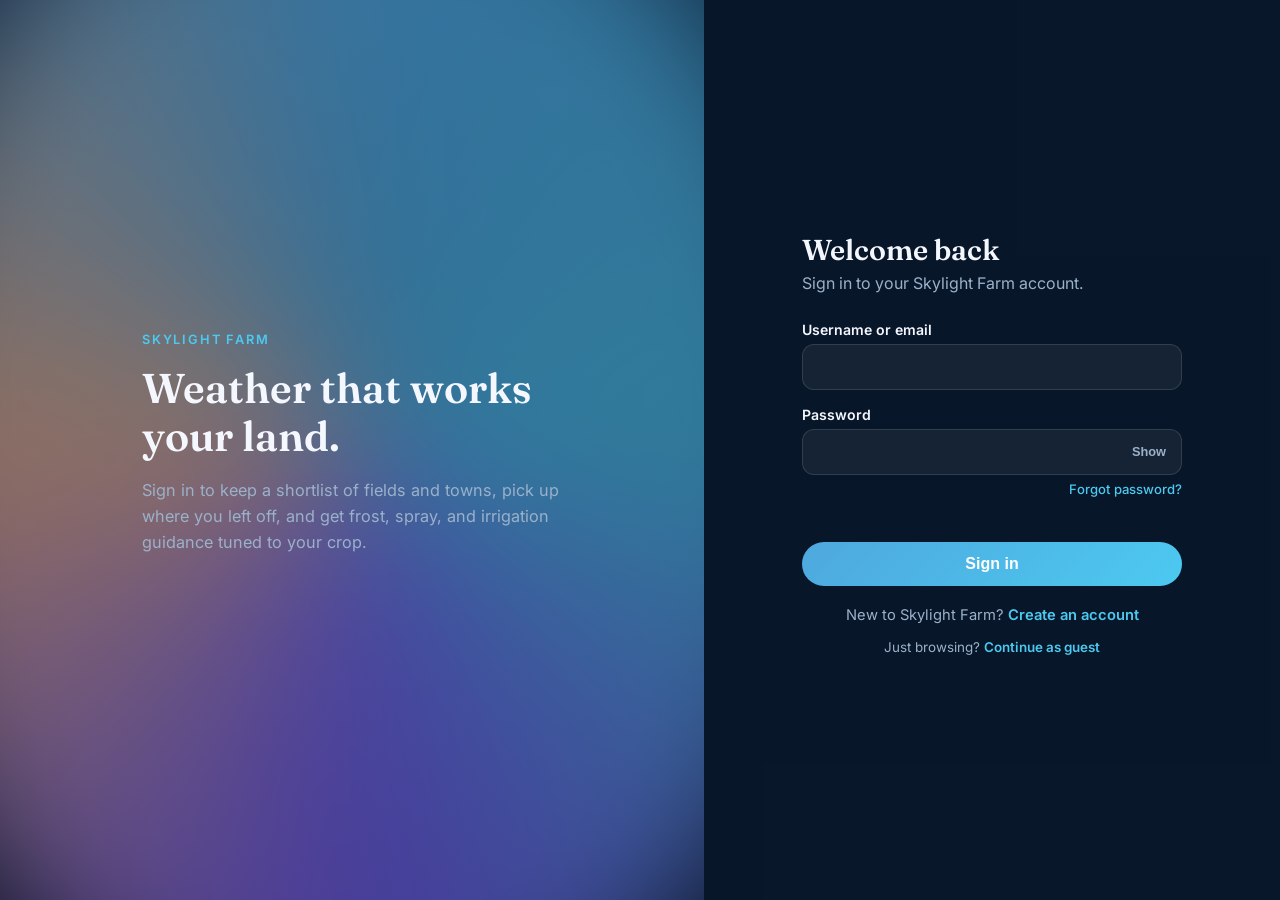
<file: login.html>
<!doctype html>
<html lang="en">

<head>
  <meta charset="UTF-8" />
  <meta name="viewport" content="width=device-width, initial-scale=1.0" />
  <title>Sign in — Skylight Farm</title>
  <link rel="preconnect" href="https://fonts.googleapis.com" />
  <link rel="preconnect" href="https://fonts.gstatic.com" crossorigin />
  <link
    href="https://fonts.googleapis.com/css2?family=Fraunces:opsz,wght@9..144,500;9..144,600&family=Inter:wght@400;500;600;700&display=swap"
    rel="stylesheet" />
  <link rel="stylesheet" href="auth.css" />
</head>

<body>
  <div class="auth-shell">
    <section class="auth-visual" aria-hidden="true">
      <div class="mood-ring"></div>
      <div class="auth-visual-copy">
        <span class="eyebrow">Skylight Farm</span>
        <h1>Weather that works your land.</h1>
        <p>
          Sign in to keep a shortlist of fields and towns, pick up where
          you left off, and get frost, spray, and irrigation guidance
          tuned to your crop.
        </p>
      </div>
    </section>

    <section class="auth-form-panel">
      <div class="auth-form-card">
        <h2>Welcome back</h2>
        <p class="auth-sub">Sign in to your Skylight Farm account.</p>

        <form id="loginForm" novalidate>
          <label for="identifier">Username or email</label>
          <input id="identifier" name="identifier" type="text" autocomplete="username" required />

          <label for="password">Password</label>
          <div class="password-row">
            <input id="password" name="password" type="password" autocomplete="current-password" required />
            <button type="button" class="toggle-visibility" id="togglePw">Show</button>
          </div>
          <a href="#" id="forgotLink" class="forgot-link">Forgot password?</a>

          <div id="authMessage" class="auth-message" role="alert"></div>

          <button type="submit" class="auth-submit">Sign in</button>
        </form>

        <p class="auth-switch">
          New to Skylight Farm? <a href="register.html">Create an account</a>
        </p>
        <p class="auth-switch subtle">
          Just browsing? <a href="index.html">Continue as guest</a>
        </p>
      </div>
    </section>
  </div>

  <script src="auth.js"></script>
  <script>
    const pwInput = document.getElementById("password");
    const toggleBtn = document.getElementById("togglePw");
    toggleBtn.addEventListener("click", (event) => {
      event.preventDefault();
      const isHidden = pwInput.type === "password";
      pwInput.type = isHidden ? "text" : "password";
      toggleBtn.textContent = isHidden ? "Hide" : "Show";
    });

    document.getElementById("forgotLink").addEventListener("click", (event) => {
      event.preventDefault();
      alert("Password reset will be available soon.");
    });

    initAuthForm({
      formId: "loginForm",
      endpoint: "backend/login.php",
      buildPayload: (data) => ({
        identifier: data.identifier,
        password: data.password,
      }),
      onSuccess: () => (window.location.href = "index.html"),
    });
  </script>
</body>

</html>
</file>
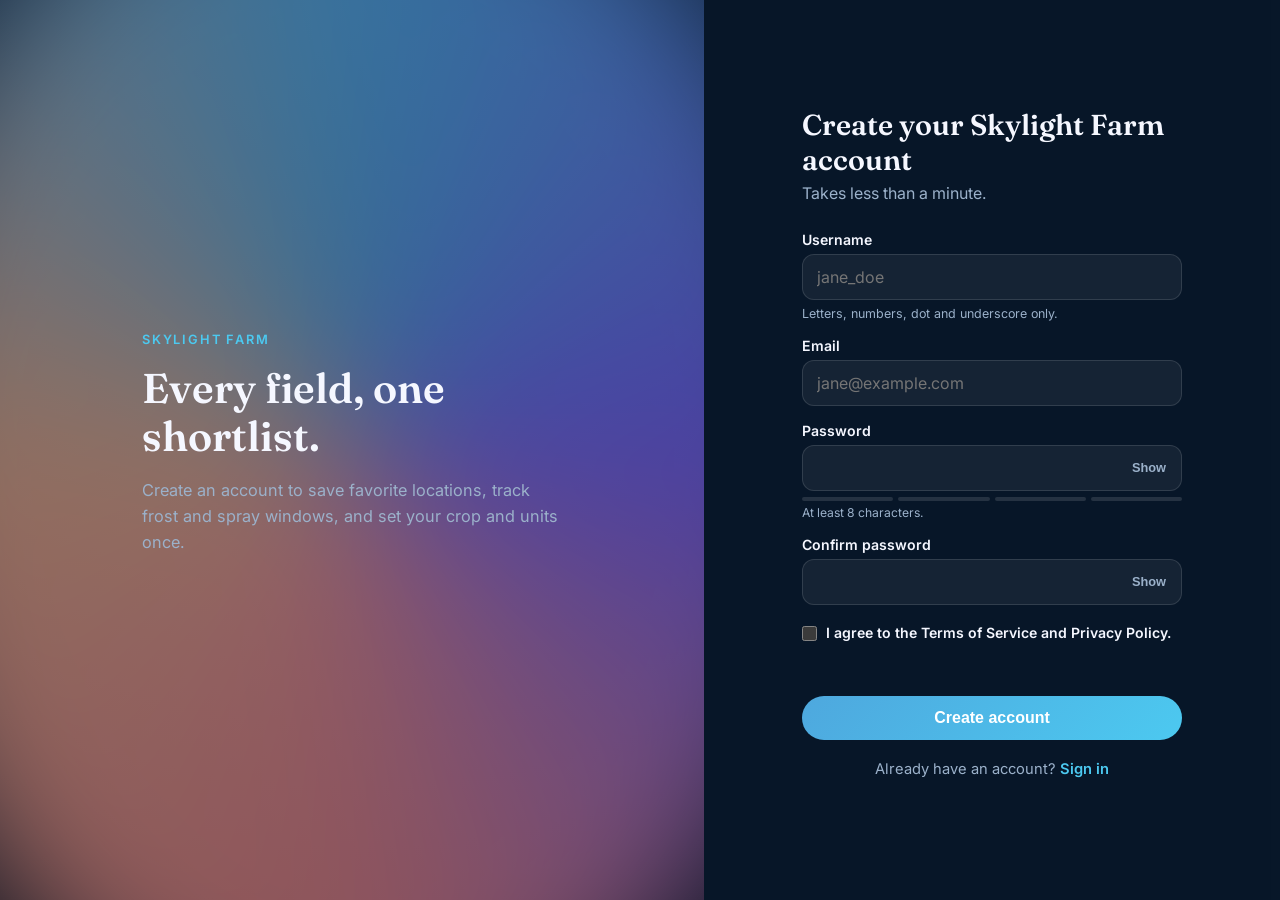
<file: register.html>
<!doctype html>
<html lang="en">

<head>
  <meta charset="UTF-8" />
  <meta name="viewport" content="width=device-width, initial-scale=1.0" />
  <title>Create account — Skylight Farm</title>
  <link rel="preconnect" href="https://fonts.googleapis.com" />
  <link rel="preconnect" href="https://fonts.gstatic.com" crossorigin />
  <link
    href="https://fonts.googleapis.com/css2?family=Fraunces:opsz,wght@9..144,500;9..144,600&family=Inter:wght@400;500;600;700&display=swap"
    rel="stylesheet" />
  <link rel="stylesheet" href="auth.css" />
</head>

<body>
  <div class="auth-shell">
    <section class="auth-visual" aria-hidden="true">
      <div class="mood-ring mood-ring--dusk"></div>
      <div class="auth-visual-copy">
        <span class="eyebrow">Skylight Farm</span>
        <h1>Every field, one shortlist.</h1>
        <p>
          Create an account to save favorite locations, track frost and
          spray windows, and set your crop and units once.
        </p>
      </div>
    </section>

    <section class="auth-form-panel">
      <div class="auth-form-card">
        <h2>Create your Skylight Farm account</h2>
        <p class="auth-sub">Takes less than a minute.</p>

        <form id="registerForm" novalidate>
          <label for="username">Username</label>
          <input id="username" name="username" type="text" autocomplete="username" minlength="3" maxlength="50"
            pattern="[a-zA-Z0-9_.]{3,50}" placeholder="jane_doe" required />
          <span class="field-hint">Letters, numbers, dot and underscore only.</span>

          <label for="email">Email</label>
          <input id="email" name="email" type="email" autocomplete="email" placeholder="jane@example.com" required />

          <label for="password">Password</label>
          <div class="password-row">
            <input id="password" name="password" type="password" autocomplete="new-password" minlength="8" required />
            <button type="button" class="toggle-visibility" id="togglePw">
              Show
            </button>
          </div>
          <div class="strength-meter" aria-hidden="true">
            <span class="strength-bar" id="bar1"></span>
            <span class="strength-bar" id="bar2"></span>
            <span class="strength-bar" id="bar3"></span>
            <span class="strength-bar" id="bar4"></span>
          </div>
          <div class="strength-label" id="strengthLabel">
            At least 8 characters.
          </div>

          <label for="password_confirm">Confirm password</label>
          <div class="password-row">
            <input id="password_confirm" name="password_confirm" type="password" autocomplete="new-password" required />
            <button type="button" class="toggle-visibility" id="togglePwConfirm">Show</button>
          </div>

          <div class="terms-row">
            <input type="checkbox" id="terms" required />
            <label for="terms" class="terms-label">
              I agree to the Terms of Service and Privacy Policy.
            </label>
          </div>

          <div id="authMessage" class="auth-message" role="alert"></div>

          <button type="submit" class="auth-submit">Create account</button>
        </form>

        <p class="auth-switch">
          Already have an account? <a href="login.html">Sign in</a>
        </p>
      </div>
    </section>
  </div>

  <script src="auth.js"></script>
  <script>
    // Password visibility toggles
    const pwInput = document.getElementById("password");
    const toggleBtn = document.getElementById("togglePw");
    toggleBtn.addEventListener("click", (event) => {
      event.preventDefault();
      const isHidden = pwInput.type === "password";
      pwInput.type = isHidden ? "text" : "password";
      toggleBtn.textContent = isHidden ? "Hide" : "Show";
    });

    const pwConfirmInput = document.getElementById("password_confirm");
    const togglePwConfirm = document.getElementById("togglePwConfirm");
    togglePwConfirm.addEventListener("click", (event) => {
      event.preventDefault();
      const isHidden = pwConfirmInput.type === "password";
      pwConfirmInput.type = isHidden ? "text" : "password";
      togglePwConfirm.textContent = isHidden ? "Hide" : "Show";
    });

    // Lightweight strength meter
    const bars = [1, 2, 3, 4].map((n) => document.getElementById(`bar${n}`));
    const strengthLabel = document.getElementById("strengthLabel");
    const strengthColors = ["#ff8b8b", "#ffb385", "#4cc9f0", "#7be6b4"];
    const strengthText = ["Weak", "Fair", "Good", "Strong"];

    pwInput.addEventListener("input", () => {
      const value = pwInput.value;
      let score = 0;
      if (value.length >= 8) score += 1;
      if (/[A-Z]/.test(value) && /[a-z]/.test(value)) score += 1;
      if (/\d/.test(value)) score += 1;
      if (/[^A-Za-z0-9]/.test(value)) score += 1;

      bars.forEach((bar, i) => {
        bar.style.background =
          i < score ? strengthColors[score - 1] : "var(--border)";
      });
      strengthLabel.textContent = value.length
        ? `${strengthText[Math.max(score - 1, 0)]} password`
        : "At least 8 characters.";
    });

    initAuthForm({
      formId: "registerForm",
      endpoint: "backend/register.php",
        buildPayload: (data) => ({
          username: data.username,
          email: data.email,
          password: data.password,
          password_confirm: data.password_confirm,
        }),
      validate: (data) => {
        if (!document.getElementById("terms").checked) {
          return "Please accept the Terms of Service to continue.";
        }
        if (data.password.length < 8) {
          return "Password must be at least 8 characters.";
        }
        if (data.password !== data.password_confirm) {
          return "Passwords do not match.";
        }
        return null;
      },
      onSuccess: () => (window.location.href = "index.html"),
    });
  </script>
</body>

</html>
</file>
<file: auth.css>
:root {
  color-scheme: dark;
  --bg: #07111f;
  --panel: rgba(8, 24, 43, 0.86);
  --panel-strong: rgba(15, 32, 56, 0.95);
  --text: #f5f7ff;
  --muted: #9bb1ca;
  --accent: #4ea8de;
  --accent-2: #4cc9f0;
  --border: rgba(255, 255, 255, 0.12);
  --error: #ff8b8b;
  --success: #7be6b4;
  --font-display: "Fraunces", serif;
  --font-body: "Inter", sans-serif;
}

* {
  box-sizing: border-box;
}

body {
  margin: 0;
  min-height: 100vh;
  font-family: var(--font-body);
  background: var(--bg);
  color: var(--text);
}

.auth-shell {
  min-height: 100vh;
  display: grid;
  grid-template-columns: 1.1fr 0.9fr;
}

/* --- Signature element: the Sky Mood Ring --- */
.auth-visual {
  position: relative;
  display: flex;
  align-items: center;
  justify-content: center;
  padding: 48px;
  overflow: hidden;
  background: radial-gradient(circle at top, #16314f, var(--bg));
}

.mood-ring {
  position: absolute;
  inset: -20%;
  border-radius: 50%;
  filter: blur(70px);
  opacity: 0.55;
  background: conic-gradient(from 0deg,
      #4ea8de,
      #4cc9f0,
      #7c5cff,
      #ffb385,
      #4ea8de);
  animation: rotateMood 22s linear infinite;
}

.mood-ring--dusk {
  background: conic-gradient(from 90deg,
      #7c5cff,
      #ff8b8b,
      #ffb385,
      #4ea8de,
      #7c5cff);
  animation-duration: 28s;
}

@keyframes rotateMood {
  to {
    transform: rotate(360deg);
  }
}

@media (prefers-reduced-motion: reduce) {
  .mood-ring {
    animation: none;
  }
}

.auth-visual-copy {
  position: relative;
  z-index: 1;
  max-width: 420px;
}

.eyebrow {
  display: inline-block;
  font-size: 0.8rem;
  letter-spacing: 0.14em;
  text-transform: uppercase;
  color: var(--accent-2);
  margin-bottom: 18px;
  font-weight: 600;
}

.auth-visual-copy h1 {
  font-family: var(--font-display);
  font-weight: 600;
  font-size: 2.6rem;
  line-height: 1.15;
  margin: 0 0 16px;
}

.auth-visual-copy p {
  color: var(--muted);
  line-height: 1.6;
  font-size: 1.02rem;
}

.auth-form-panel {
  display: flex;
  align-items: center;
  justify-content: center;
  padding: 40px 24px;
  background: var(--panel);
}

.auth-form-card {
  width: min(380px, 100%);
}

.auth-form-card h2 {
  font-family: var(--font-display);
  font-size: 1.8rem;
  margin: 0 0 6px;
  font-weight: 600;
}

.auth-sub {
  color: var(--muted);
  margin: 0 0 28px;
}

.auth-form-card form {
  display: flex;
  flex-direction: column;
}

.auth-form-card label {
  font-size: 0.88rem;
  font-weight: 600;
  margin-bottom: 6px;
  color: var(--text);
}

.auth-form-card input {
  border: 1px solid var(--border);
  border-radius: 12px;
  padding: 12px 14px;
  font-size: 1rem;
  background: rgba(255, 255, 255, 0.06);
  color: var(--text);
  margin-bottom: 16px;
  font-family: var(--font-body);
}

.auth-form-card input:focus-visible {
  outline: 2px solid var(--accent-2);
  outline-offset: 1px;
}

.field-hint {
  font-size: 0.78rem;
  color: var(--muted);
  margin: -10px 0 16px;
}

.password-row {
  position: relative;
}

.password-row input {
  width: 100%;
  padding-right: 46px;
}

.toggle-visibility {
  position: absolute;
  right: 12px;
  top: 11px;
  background: none;
  border: none;
  color: var(--muted);
  cursor: pointer;
  font-size: 0.8rem;
  font-weight: 600;
  padding: 4px;
}

.strength-meter {
  display: flex;
  gap: 5px;
  margin: -10px 0 16px;
}

.strength-bar {
  height: 4px;
  flex: 1;
  border-radius: 999px;
  background: var(--border);
  transition: background 0.25s ease;
}

.strength-label {
  font-size: 0.76rem;
  color: var(--muted);
  margin: -12px 0 16px;
}

.terms-row {
  display: flex;
  align-items: flex-start;
  gap: 9px;
  margin: 2px 0 18px;
  font-size: 0.82rem;
  color: var(--muted);
  line-height: 1.4;
}

.terms-row input {
  margin: 3px 0 0;
  width: 15px;
  height: 15px;
  accent-color: var(--accent-2);
}

.terms-label {
  margin: 0;
  font-weight: 400;
}

.auth-submit {
  border: none;
  border-radius: 999px;
  padding: 13px 18px;
  font-size: 1rem;
  font-weight: 600;
  cursor: pointer;
  color: white;
  background: linear-gradient(135deg, var(--accent), var(--accent-2));
  margin-top: 6px;
}

.auth-submit:disabled {
  opacity: 0.7;
  cursor: progress;
}

.auth-message {
  min-height: 1.2em;
  font-size: 0.88rem;
  margin-bottom: 6px;
}

.auth-message.is-error {
  color: var(--error);
}

.auth-message.is-success {
  color: var(--success);
}

.auth-switch {
  margin-top: 20px;
  font-size: 0.92rem;
  color: var(--muted);
  text-align: center;
}

.auth-switch.subtle {
  margin-top: 8px;
  font-size: 0.84rem;
}

.auth-switch a {
  color: var(--accent-2);
  font-weight: 600;
  text-decoration: none;
}

.auth-switch a:hover {
  text-decoration: underline;
}

.forgot-link {
  display: inline-block;
  font-size: 0.82rem;
  color: var(--accent-2);
  text-align: right;
  margin: -10px 0 16px;
  text-decoration: none;
  font-weight: 500;
}

.forgot-link:hover {
  text-decoration: underline;
  cursor: pointer;
}

@media (max-width: 860px) {
  .auth-shell {
    grid-template-columns: 1fr;
  }

  .auth-visual {
    min-height: 240px;
    padding: 32px;
  }

  .auth-visual-copy h1 {
    font-size: 2rem;
  }
}

.forgot-link {
  display: inline-block;
  font-size: 0.82rem;
  color: var(--accent-2);
  text-align: right;
  margin: -10px 0 16px;
  text-decoration: none;
  font-weight: 500;
}
</file>
